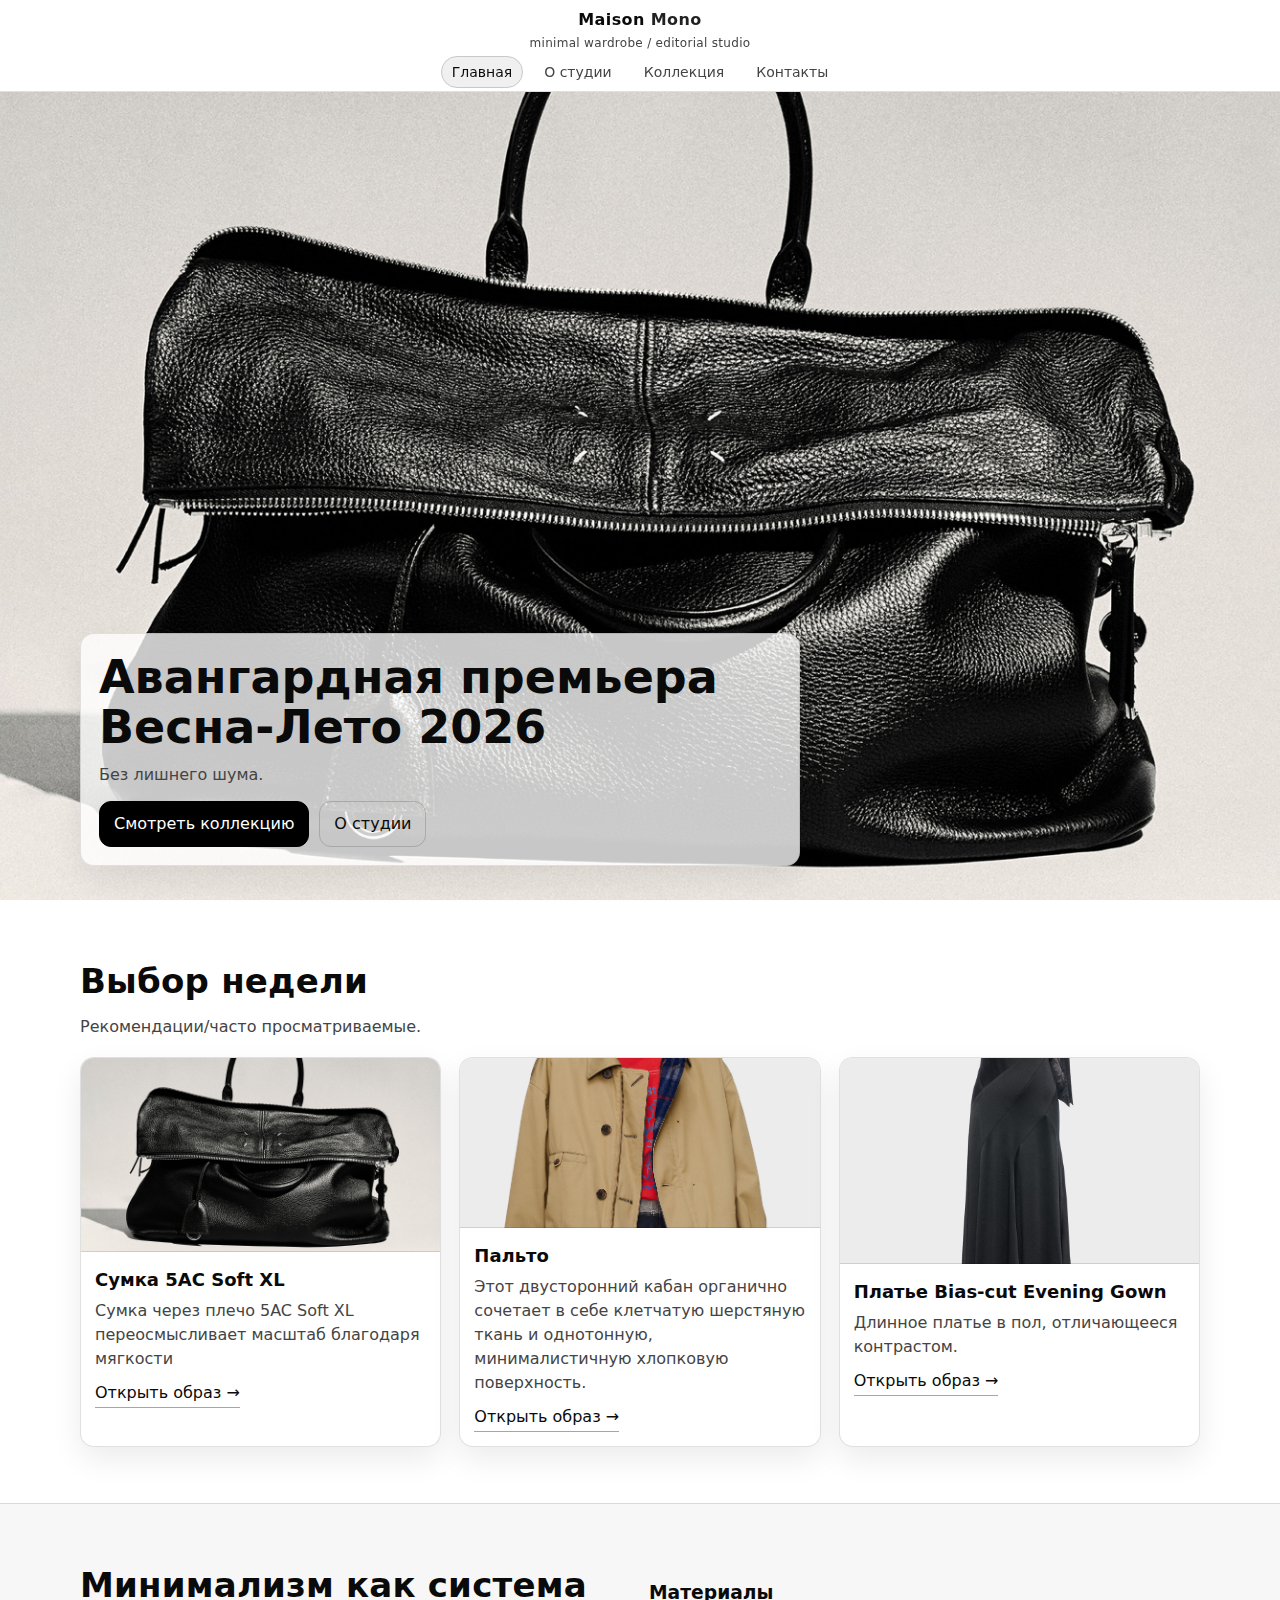
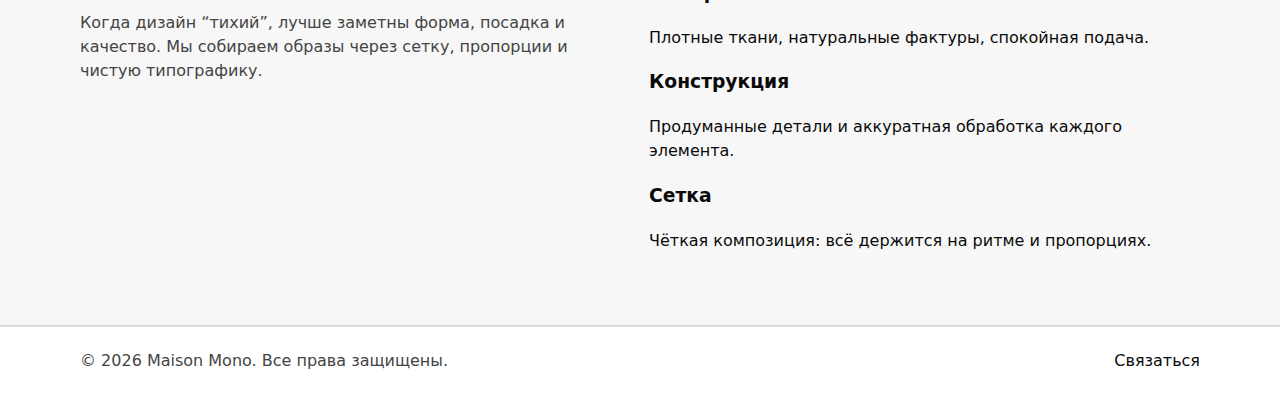
<file: index.html>
<!doctype html>
<html lang="ru">
<head>
  <meta charset="utf-8" />
  <meta name="viewport" content="width=device-width, initial-scale=1" />
  <title>Maison Mono — Главная</title>

  <link rel="stylesheet" href="css/reset.css">
  <link rel="stylesheet" href="css/base.css">
  <link rel="stylesheet" href="css/layout.css">
  <link rel="stylesheet" href="css/components.css">
</head>

<body>
  <a class="skip-link" href="#content">Перейти к контенту</a>

  <header class="site-header">
    <div class="container header-row">

      <div class="brand">
        <a class="brand__link" href="index.html" aria-label="На главную">
          Maison <span class="brand__accent">Mono</span>
        </a>
        <p class="brand__tagline">minimal wardrobe / editorial studio</p>
      </div>

      <nav class="nav" aria-label="Основная навигация">
        <ul class="nav__list">
          <li><a class="nav__link is-active" href="index.html">Главная</a></li>
          <li><a class="nav__link" href="pages/about.html">О студии</a></li>
          <li><a class="nav__link" href="pages/collection.html">Коллекция</a></li>
          <li><a class="nav__link" href="pages/contacts.html">Контакты</a></li>
        </ul>
      </nav>

    </div>
  </header>

  <main id="content">

    <section class="hero hero--image" aria-label="Главный экран">
      <div class="container hero-inner">
        <div class="hero-copy">
          <h1 class="hero-title">Авангардная премьера Весна-Лето 2026</h1>
          <p class="hero-text">
            Без лишнего шума.
          </p>

          <div class="hero-actions">
            <a class="btn btn--primary" href="pages/collection.html">Смотреть коллекцию</a>
            <a class="btn btn--ghost" href="pages/about.html">О студии</a>
          </div>
        </div>
      </div>
    </section>

    <section class="section">
      <div class="container">
        <header class="section-head">
          <h2 class="section-title">Выбор недели</h2>
          <p class="section-subtitle">
            Рекомендации/часто просматриваемые.
          </p>
        </header>

        <div class="cards-grid">
          <article class="card">
            <div class="card__media card__media--bag" aria-hidden="true"></div>
            <div class="card__body">
              <h3 class="card__title">Сумка 5AC Soft XL</h3>
              <p class="card__text">
                Сумка через плечо 5AC Soft XL переосмысливает масштаб благодаря мягкости
              </p>
              <a class="link" href="pages/collection.html#look-1">Открыть образ →</a>
            </div>
          </article>

          <article class="card">
            <div class="card__media card__media--shirt" aria-hidden="true"></div>
            <div class="card__body">
              <h3 class="card__title">Пальто</h3>
              <p class="card__text">
                Этот двусторонний кабан органично сочетает в себе клетчатую шерстяную ткань и однотонную, минималистичную хлопковую поверхность.
              </p>
              <a class="link" href="pages/collection.html#look">Открыть образ →</a>
            </div>
          </article>

          <article class="card">
            <div class="card__media card__media--pants" aria-hidden="true"></div>
            <div class="card__body">
              <h3 class="card__title">Платье Bias-cut Evening Gown</h3>
              <p class="card__text">
                Длинное платье в пол, отличающееся контрастом.
              </p>
              <a class="link" href="pages/collection.html#look-2">Открыть образ →</a>
            </div>
          </article>
        </div>
      </div>
    </section>

    <section class="section section--alt">
      <div class="container split">
        <div>
          <h2 class="section-title">Минимализм как система</h2>
          <p class="section-subtitle">
            Когда дизайн “тихий”, лучше заметны форма, посадка и качество.
            Мы собираем образы через сетку, пропорции и чистую типографику.
          </p>
        </div>

        <div class="list">
          <div class="list__item">
            <h3 class="list__title">Материалы</h3>
            <p class="list__text">
              Плотные ткани, натуральные фактуры, спокойная подача.
            </p>
          </div>

          <div class="list__item">
            <h3 class="list__title">Конструкция</h3>
            <p class="list__text">
              Продуманные детали и аккуратная обработка каждого элемента.
            </p>
          </div>

          <div class="list__item">
            <h3 class="list__title">Сетка</h3>
            <p class="list__text">
              Чёткая композиция: всё держится на ритме и пропорциях.
            </p>
          </div>
        </div>
      </div>
    </section>

  </main>

  <footer class="site-footer">
    <div class="container footer-row">
      <p class="footer-note">© 2026 Maison Mono. Все права защищены.</p>
      <a class="footer-link" href="pages/contacts.html">Связаться</a>
    </div>
  </footer>

</body>
</html>
</file>
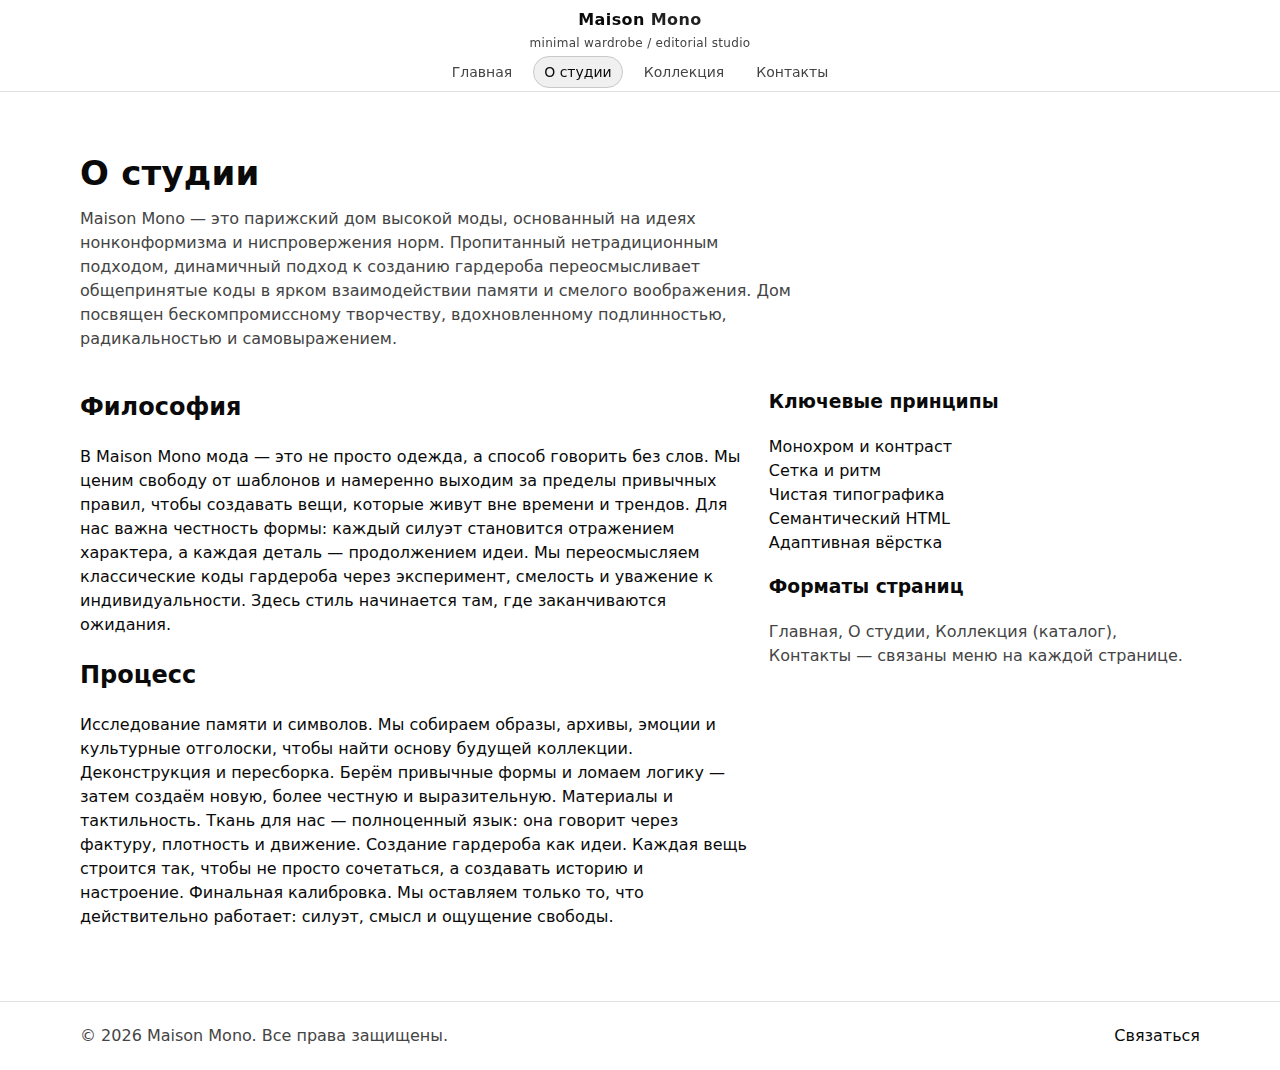
<file: pages/about.html>
<!doctype html>
<html lang="ru">
<head>
  <meta charset="utf-8" />
  <meta name="viewport" content="width=device-width, initial-scale=1" />
  <title>Maison Mono — О студии</title>

  <link rel="stylesheet" href="../css/reset.css">
  <link rel="stylesheet" href="../css/base.css">
  <link rel="stylesheet" href="../css/layout.css">
  <link rel="stylesheet" href="../css/components.css">
</head>

<body>
  <a class="skip-link" href="#content">Перейти к контенту</a>

  <header class="site-header">
    <div class="container header-row">
      <div class="brand">
        <a class="brand__link" href="../index.html">Maison <span class="brand__accent">Mono</span></a>
        <p class="brand__tagline">minimal wardrobe / editorial studio</p>
      </div>

      <nav class="nav" aria-label="Основная навигация">
        <ul class="nav__list">
          <li><a class="nav__link" href="../index.html">Главная</a></li>
          <li><a class="nav__link is-active" href="about.html">О студии</a></li>
          <li><a class="nav__link" href="collection.html">Коллекция</a></li>
          <li><a class="nav__link" href="contacts.html">Контакты</a></li>
        </ul>
      </nav>
    </div>
  </header>

  <main id="content" class="section">
    <div class="container">
      <header class="section-head">
        <h1 class="section-title">О студии</h1>
        <p class="section-subtitle">
          Maison Mono — это парижский дом высокой моды, основанный на идеях нонконформизма и ниспровержения норм.
          Пропитанный нетрадиционным подходом, динамичный подход к созданию гардероба переосмысливает общепринятые коды в ярком взаимодействии памяти и смелого воображения. Дом посвящен бескомпромиссному творчеству, вдохновленному подлинностью, радикальностью и самовыражением.
        </p>
      </header>

      <section class="two-col">
        <article class="prose">
          <h2>Философия</h2>
          <p>
            В Maison Mono мода — это не просто одежда, а способ говорить без слов.
            Мы ценим свободу от шаблонов и намеренно выходим за пределы привычных правил, чтобы создавать вещи, которые живут вне времени и трендов.
            Для нас важна честность формы: каждый силуэт становится отражением характера,
            а каждая деталь — продолжением идеи. Мы переосмысляем классические коды гардероба через эксперимент, смелость и уважение к индивидуальности.
            Здесь стиль начинается там, где заканчиваются ожидания.
          </p>

          <h2>Процесс</h2>
          <ol class="ol">
            <p>Исследование памяти и символов. Мы собираем образы, архивы, эмоции и культурные отголоски, чтобы найти основу будущей коллекции.

Деконструкция и пересборка. Берём привычные формы и ломаем логику — затем создаём новую, более честную и выразительную.

Материалы и тактильность. Ткань для нас — полноценный язык: она говорит через фактуру, плотность и движение.

Создание гардероба как идеи. Каждая вещь строится так, чтобы не просто сочетаться, а создавать историю и настроение.

Финальная калибровка. Мы оставляем только то, что действительно работает: силуэт, смысл и ощущение свободы.<p>
          </ol>
        </article>

        <aside class="aside">
          <div class="aside-box">
            <h3 class="aside-title">Ключевые принципы</h3>
            <ul class="ul">
              <li>Монохром и контраст</li>
              <li>Сетка и ритм</li>
              <li>Чистая типографика</li>
              <li>Семантический HTML</li>
              <li>Адаптивная вёрстка</li>
            </ul>
          </div>

          <div class="aside-box">
            <h3 class="aside-title">Форматы страниц</h3>
            <p class="muted">
              Главная, О студии, Коллекция (каталог), Контакты — связаны меню на каждой странице.
            </p>
          </div>
        </aside>
      </section>
    </div>
  </main>

  <footer class="site-footer">
    <div class="container footer-row">
      <p class="footer-note">© 2026 Maison Mono. Все права защищены.</p>
      <a class="footer-link" href="contacts.html">Связаться</a>
    </div>
  </footer>
</body>
</html>
</file>
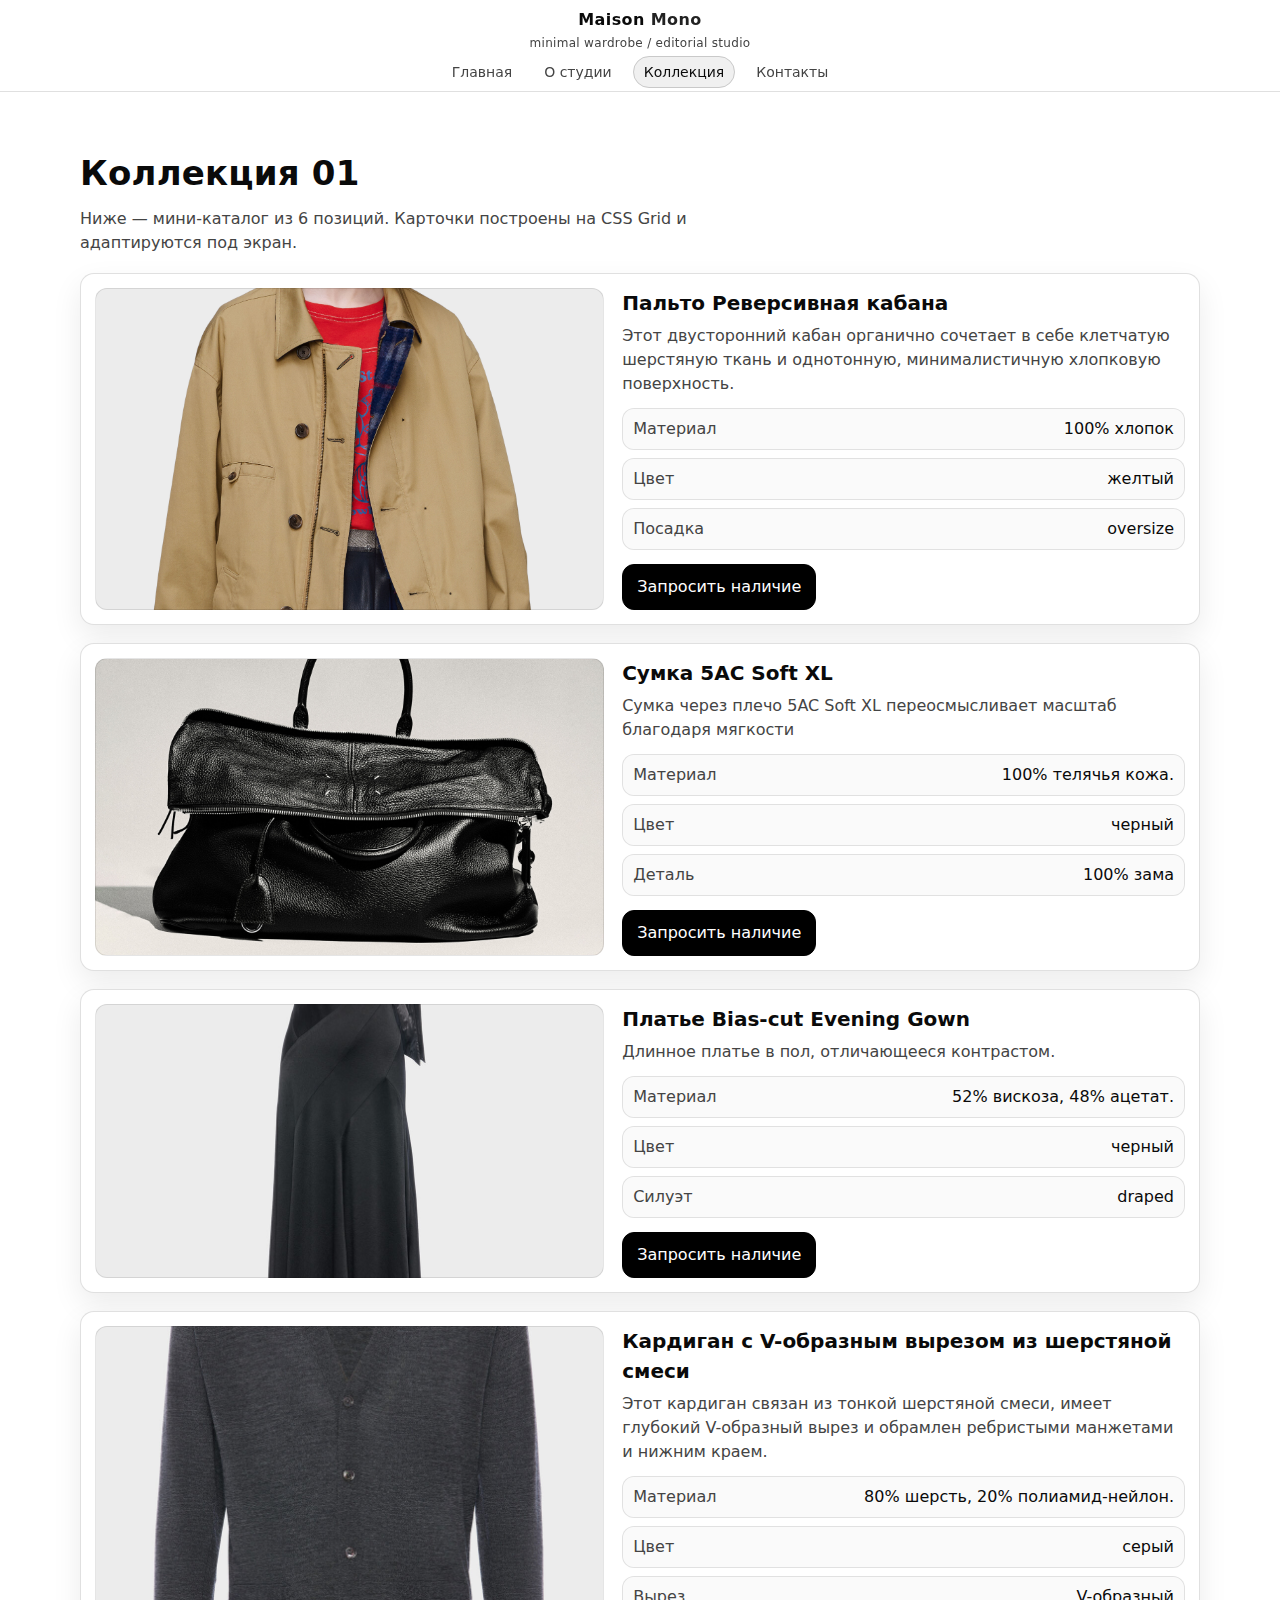
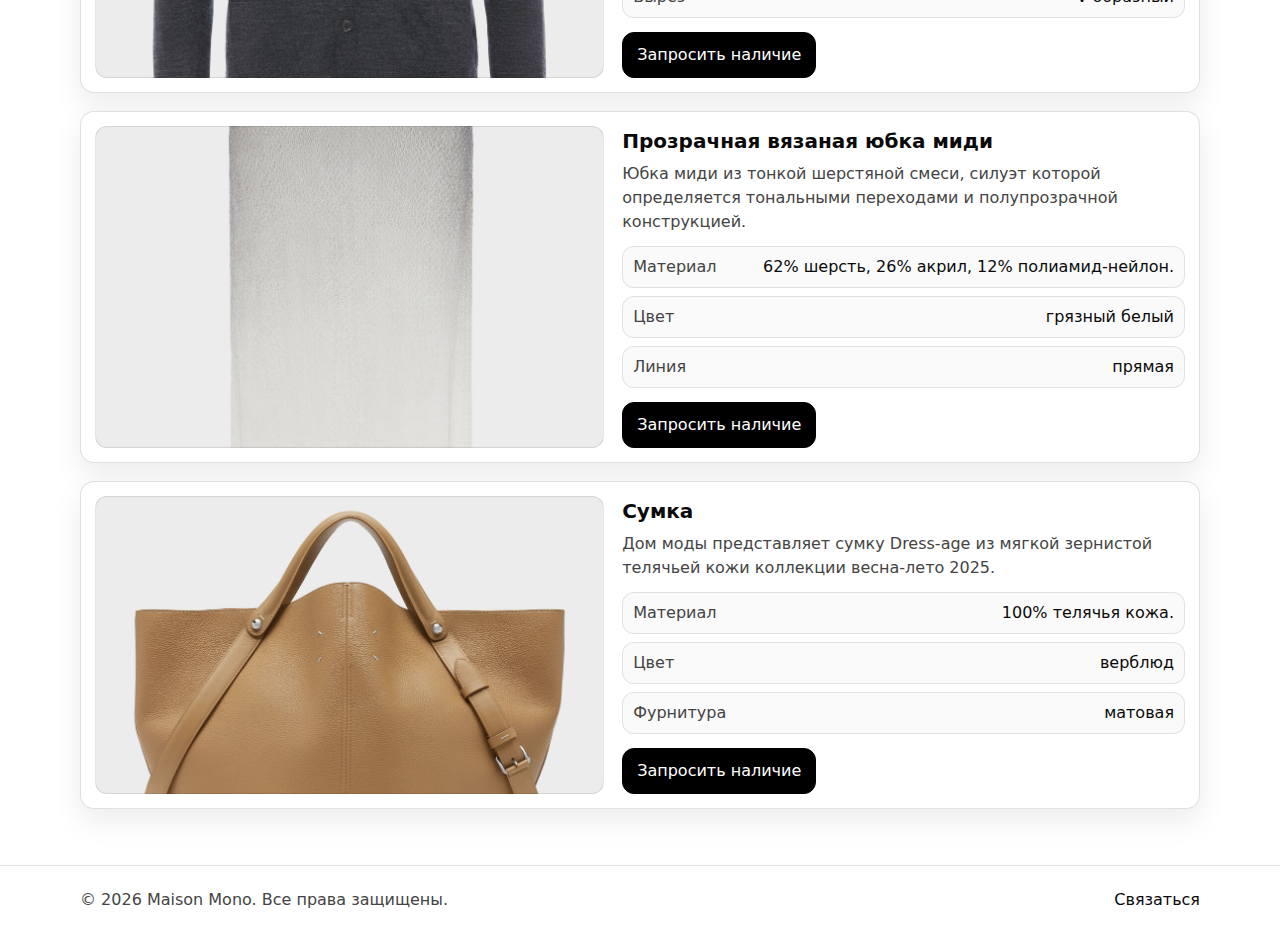
<file: pages/collection.html>
<!doctype html>
<html lang="ru">
<head>
  <meta charset="utf-8" />
  <meta name="viewport" content="width=device-width, initial-scale=1" />
  <title>Maison Mono — Коллекция</title>

  <link rel="stylesheet" href="../css/reset.css">
  <link rel="stylesheet" href="../css/base.css">
  <link rel="stylesheet" href="../css/layout.css">
  <link rel="stylesheet" href="../css/components.css">
</head>

<body>
  <a class="skip-link" href="#content">Перейти к контенту</a>

  <header class="site-header">
    <div class="container header-row">
      <div class="brand">
        <a class="brand__link" href="../index.html">Maison <span class="brand__accent">Mono</span></a>
        <p class="brand__tagline">minimal wardrobe / editorial studio</p>
      </div>

      <nav class="nav" aria-label="Основная навигация">
        <ul class="nav__list">
          <li><a class="nav__link" href="../index.html">Главная</a></li>
          <li><a class="nav__link" href="about.html">О студии</a></li>
          <li><a class="nav__link is-active" href="collection.html">Коллекция</a></li>
          <li><a class="nav__link" href="contacts.html">Контакты</a></li>
        </ul>
      </nav>
    </div>
  </header>

  <main id="content" class="section">
    <div class="container">
      <header class="section-head">
        <h1 class="section-title">Коллекция 01</h1>
        <p class="section-subtitle">
          Ниже — мини-каталог из 6 позиций. Карточки построены на CSS Grid и адаптируются под экран.
        </p>
      </header>

      <section class="catalog" aria-label="Каталог изделий">
        <article class="product" id="look-1">
          <div class="product__media product__media--1" aria-hidden="true"></div>
          <div class="product__info">
            <h2 class="product__title">Пальто Реверсивная кабана</h2>
            <p class="product__desc">Этот двусторонний кабан органично сочетает в себе клетчатую шерстяную ткань и однотонную, минималистичную хлопковую поверхность.</p>
            <dl class="spec">
              <div class="spec__row"><dt>Материал</dt><dd>100% хлопок</dd></div>
              <div class="spec__row"><dt>Цвет</dt><dd>желтый</dd></div>
              <div class="spec__row"><dt>Посадка</dt><dd>oversize</dd></div>
            </dl>
            <a class="btn btn--primary" href="contacts.html">Запросить наличие</a>
          </div>
        </article>

        <article class="product" id="look-2">
          <div class="product__media product__media--2" aria-hidden="true"></div>
          <div class="product__info">
            <h2 class="product__title">Сумка 5AC Soft XL</h2>
            <p class="product__desc">Сумка через плечо 5AC Soft XL переосмысливает масштаб благодаря мягкости</p>
            <dl class="spec">
              <div class="spec__row"><dt>Материал</dt><dd>100% телячья кожа.</dd></div>
              <div class="spec__row"><dt>Цвет</dt><dd>черный</dd></div>
              <div class="spec__row"><dt>Деталь</dt><dd>100% зама</dd></div>
            </dl>
            <a class="btn btn--primary" href="contacts.html">Запросить наличие</a>
          </div>
        </article>

        <article class="product" id="look-3">
          <div class="product__media product__media--3" aria-hidden="true"></div>
          <div class="product__info">
            <h2 class="product__title">Платье Bias-cut Evening Gown</h2>
            <p class="product__desc">Длинное платье в пол, отличающееся контрастом.</p>
            <dl class="spec">
              <div class="spec__row"><dt>Материал</dt><dd>52% вискоза, 48% ацетат.</dd></div>
              <div class="spec__row"><dt>Цвет</dt><dd>черный</dd></div>
              <div class="spec__row"><dt>Силуэт</dt><dd>draped</dd></div>
            </dl>
            <a class="btn btn--primary" href="contacts.html">Запросить наличие</a>
          </div>
        </article>

        <article class="product" id="look-4">
          <div class="product__media product__media--4" aria-hidden="true"></div>
          <div class="product__info">
            <h2 class="product__title">Кардиган с V-образным вырезом из шерстяной смеси</h2>
            <p class="product__desc">Этот кардиган связан из тонкой шерстяной смеси, имеет глубокий V-образный вырез и обрамлен ребристыми манжетами и нижним краем.</p>
            <dl class="spec">
              <div class="spec__row"><dt>Материал</dt><dd>80% шерсть, 20% полиамид-нейлон.</dd></div>
              <div class="spec__row"><dt>Цвет</dt><dd>серый</dd></div>
              <div class="spec__row"><dt>Вырез</dt><dd>V-образный</dd></div>
            </dl>
            <a class="btn btn--primary" href="contacts.html">Запросить наличие</a>
          </div>
        </article>

        <article class="product" id="look-5">
          <div class="product__media product__media--5" aria-hidden="true"></div>
          <div class="product__info">
            <h2 class="product__title">Прозрачная вязаная юбка миди</h2>
            <p class="product__desc">Юбка миди из тонкой шерстяной смеси, силуэт которой определяется тональными переходами и полупрозрачной конструкцией.</p>
            <dl class="spec">
              <div class="spec__row"><dt>Материал</dt><dd>62% шерсть, 26% акрил, 12% полиамид-нейлон.</dd></div>
              <div class="spec__row"><dt>Цвет</dt><dd>грязный белый</dd></div>
              <div class="spec__row"><dt>Линия</dt><dd>прямая</dd></div>
            </dl>
            <a class="btn btn--primary" href="contacts.html">Запросить наличие</a>
          </div>
        </article>

        <article class="product" id="look-6">
          <div class="product__media product__media--6" aria-hidden="true"></div>
          <div class="product__info">
            <h2 class="product__title">Сумка</h2>
            <p class="product__desc">Дом моды представляет сумку Dress-age из мягкой зернистой телячьей кожи коллекции весна-лето 2025.</p>
            <dl class="spec">
              <div class="spec__row"><dt>Материал</dt><dd>100% телячья кожа.</dd></div>
              <div class="spec__row"><dt>Цвет</dt><dd>верблюд</dd></div>
              <div class="spec__row"><dt>Фурнитура</dt><dd>матовая</dd></div>
            </dl>
            <a class="btn btn--primary" href="contacts.html">Запросить наличие</a>
          </div>
        </article>
      </section>
    </div>
  </main>

  <footer class="site-footer">
    <div class="container footer-row">
      <p class="footer-note">© 2026 Maison Mono. Все права защищены.</p>
      <a class="footer-link" href="contacts.html">Связаться</a>
    </div>
  </footer>
</body>
</html>
</file>
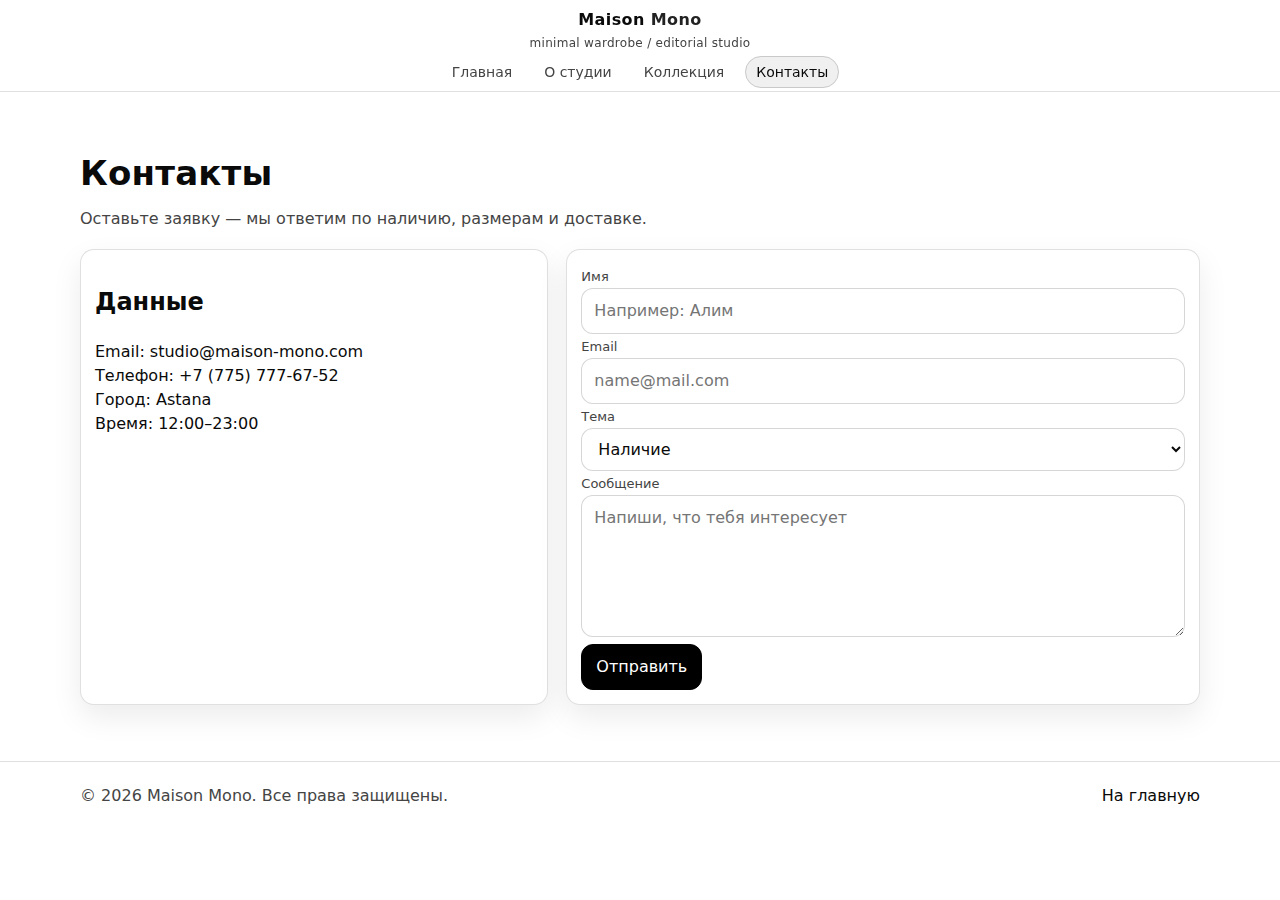
<file: pages/contacts.html>
<!doctype html>
<html lang="ru">
<head>
  <meta charset="utf-8" />
  <meta name="viewport" content="width=device-width, initial-scale=1" />
  <title>Maison Mono — Контакты</title>

  <link rel="stylesheet" href="../css/reset.css">
  <link rel="stylesheet" href="../css/base.css">
  <link rel="stylesheet" href="../css/layout.css">
  <link rel="stylesheet" href="../css/components.css">
</head>

<body>
  <a class="skip-link" href="#content">Перейти к контенту</a>

  <header class="site-header">
    <div class="container header-row">
      <div class="brand">
        <a class="brand__link" href="../index.html">Maison <span class="brand__accent">Mono</span></a>
        <p class="brand__tagline">minimal wardrobe / editorial studio</p>
      </div>

      <nav class="nav" aria-label="Основная навигация">
        <ul class="nav__list">
          <li><a class="nav__link" href="../index.html">Главная</a></li>
          <li><a class="nav__link" href="about.html">О студии</a></li>
          <li><a class="nav__link" href="collection.html">Коллекция</a></li>
          <li><a class="nav__link is-active" href="contacts.html">Контакты</a></li>
        </ul>
      </nav>
    </div>
  </header>

  <main id="content" class="section">
    <div class="container">
      <header class="section-head">
        <h1 class="section-title">Контакты</h1>
        <p class="section-subtitle">Оставьте заявку — мы ответим по наличию, размерам и доставке.</p>
      </header>

      <section class="contact-grid">
        <div class="contact-card">
          <h2 class="contact-title">Данные</h2>
          <ul class="contact-list">
            <li><span class="meta-label">Email:</span> studio@maison-mono.com</li>
            <li><span class="meta-label">Телефон:</span> +7 (775) 777-67-52</li>
            <li><span class="meta-label">Город:</span> Astana</li>
            <li><span class="meta-label">Время:</span> 12:00–23:00</li>
          </ul>
        </div>

        <form class="form" action="#" method="post" aria-label="Форма обратной связи">
          <div class="field">
            <label class="label" for="name">Имя</label>
            <input class="input" id="name" name="name" type="text" placeholder="Например: Алим" required>
          </div>

          <div class="field">
            <label class="label" for="email">Email</label>
            <input class="input" id="email" name="email" type="email" placeholder="name@mail.com" required>
          </div>

          <div class="field">
            <label class="label" for="topic">Тема</label>
            <select class="select" id="topic" name="topic">
              <option value="availability">Наличие</option>
              <option value="sizes">Размеры</option>
              <option value="delivery">Доставка</option>
              <option value="other">Другое</option>
            </select>
          </div>

          <div class="field">
            <label class="label" for="message">Сообщение</label>
            <textarea class="textarea" id="message" name="message" rows="5" placeholder="Напиши, что тебя интересует" required></textarea>
          </div>

          <button class="btn btn--primary" type="submit">Отправить</button>
        </form>
      </section>
    </div>
  </main>

  <footer class="site-footer">
    <div class="container footer-row">
      <p class="footer-note">© 2026 Maison Mono. Все права защищены.</p>
      <a class="footer-link" href="../index.html">На главную</a>
    </div>
  </footer>
</body>
</html>
</file>
<file: css/base.css>
:root{
  --bg: #ffffff;
  --text: #0a0a0a;
  --muted: #444;
  --line: rgba(0,0,0,.12);
  --panel: #ffffff;

  --radius: 14px;
  --shadow: 0 12px 30px rgba(0,0,0,.08);

  --container: 1120px;
  --gap: 18px;

  --header-h: 92px;
}

body{
  background: var(--bg);
  color: var(--text);
  font-family: system-ui, -apple-system, Segoe UI, Roboto, Arial, sans-serif;
  line-height: 1.5;
}

.container{
  width: min(var(--container), calc(100% - 40px));
  margin-inline: auto;
}

.section{
  padding: 56px 0;
}

.section--alt{
  border-top: 1px solid var(--line);
  border-bottom: 1px solid var(--line);
  background: rgba(0,0,0,.03);
}

.section-head{
  display: grid;
  gap: 8px;
  margin-bottom: 18px;
}

.section-title{
  font-size: clamp(22px, 3vw, 34px);
  letter-spacing: .2px;
  margin: 0;
}

.section-subtitle{
  color: var(--muted);
  margin: 0;
  max-width: 70ch;
}

.muted{ color: var(--muted); }

.link{
  display: inline-block;
  margin-top: 10px;
  border-bottom: 1px solid rgba(0,0,0,.35);
  padding-bottom: 2px;
}

.link:hover{ opacity: .75; }

.skip-link{
  position: absolute;
  left: -9999px;
  top: 10px;
  background: #000;
  color: #fff;
  padding: 10px 12px;
  border-radius: 10px;
}

.skip-link:focus{
  left: 10px;
  z-index: 999;
}
</file>
<file: css/layout.css>
.site-header{
  position: sticky;
  top: 0;
  z-index: 50;
  background: rgba(255,255,255,.9);
  backdrop-filter: blur(10px);
  border-bottom: 1px solid var(--line);
  height: var(--header-h);
}

.header-row{
  height: var(--header-h);
  display: grid;
  align-content: center;
  gap: 8px;
  padding: 10px 0;
}

.brand{
  text-align: center;
}

.nav__list{
  justify-content: center;
}

.hero{
  min-height: calc(100vh - var(--header-h));
  display: grid;
}

.hero--image{
  background-image: url("../images/hero.jpg");
  background-size: cover;
  background-position: center;
}

.hero-inner{
  display: grid;
  align-content: end;
  padding: 28px 0 34px;
}

.hero-copy{
  max-width: 720px;
  padding: 18px 18px;
  background: rgba(255,255,255,.78);
  border: 1px solid rgba(0,0,0,.10);
  border-radius: var(--radius);
  box-shadow: var(--shadow);
}

.hero-title{
  margin: 0;
  font-size: clamp(28px, 4vw, 46px);
  line-height: 1.1;
}

.hero-text{
  margin: 10px 0 0;
  color: var(--muted);
}

.hero-actions{
  display: flex;
  flex-wrap: wrap;
  gap: 10px;
  margin-top: 14px;
}

.cards-grid{
  display: grid;
  gap: var(--gap);
}

@media (min-width: 740px){
  .cards-grid{ grid-template-columns: repeat(3, 1fr); }
}

.split{
  display: grid;
  gap: var(--gap);
  align-items: start;
}

@media (min-width: 900px){
  .split{ grid-template-columns: 1fr 1fr; }
}

.two-col{
  display: grid;
  gap: var(--gap);
  align-items: start;
}

@media (min-width: 980px){
  .two-col{ grid-template-columns: 1.4fr .9fr; }
}

.catalog{
  display: grid;
  gap: var(--gap);
}

.product{
  display: grid;
  gap: 14px;
  padding: 14px;
  border: 1px solid var(--line);
  border-radius: var(--radius);
  background: #fff;
  box-shadow: var(--shadow);
}

@media (min-width: 900px){
  .product{
    grid-template-columns: .95fr 1.05fr;
    gap: 18px;
  }
}

.contact-grid{
  display: grid;
  gap: var(--gap);
}

@media (min-width: 900px){
  .contact-grid{ grid-template-columns: .85fr 1.15fr; }
}

.site-footer{
  border-top: 1px solid var(--line);
  padding: 22px 0;
  background: #fff;
}

.footer-row{
  display: flex;
  align-items: center;
  justify-content: space-between;
  gap: 12px;
}

.footer-note{
  margin: 0;
  color: var(--muted);
}
</file>
<file: css/components.css>
.brand__link{
  font-weight: 700;
  letter-spacing: .4px;
  display: inline-flex;
  align-items: baseline;
  gap: 6px;
}

.brand__accent{
  opacity: .9;
}

.brand__tagline{
  margin: 2px 0 0;
  font-size: 12px;
  letter-spacing: .3px;
  color: var(--muted);
}

.nav__list{
  display: flex;
  align-items: center;
  gap: 10px;
}

.nav__link{
  font-size: 14px;
  color: var(--muted);
  padding: 7px 10px;
  border-radius: 999px;
  border: 1px solid transparent;
}

.nav__link:hover{
  color: var(--text);
  border-color: rgba(0,0,0,.12);
  background: rgba(0,0,0,.04);
}

.nav__link.is-active{
  color: var(--text);
  border-color: rgba(0,0,0,.16);
  background: rgba(0,0,0,.06);
}

.btn{
  display: inline-flex;
  align-items: center;
  justify-content: center;
  gap: 10px;
  padding: 10px 14px;
  border-radius: 12px;
  border: 1px solid rgba(0,0,0,.16);
  background: transparent;
  color: var(--text);
  cursor: pointer;
}

.btn--primary{
  background: #000;
  color: #fff;
  border-color: #000;
}

.btn--primary:hover{
  opacity: .9;
}

.btn--ghost:hover{
  background: rgba(0,0,0,.05);
}

.card{
  border: 1px solid var(--line);
  border-radius: var(--radius);
  overflow: hidden;
  background: #fff;
  box-shadow: var(--shadow);
  display: grid;
}

.card__media{
  min-height: 170px;
  background: linear-gradient(135deg, rgba(0,0,0,.06), rgba(0,0,0,.02));
  border-bottom: 1px solid var(--line);
}

.card__body{
  padding: 14px;
}

.card__title{
  margin: 0 0 6px;
  font-size: 18px;
}

.card__text{
  margin: 0;
  color: var(--muted);
}

.product__media{
  border-radius: 12px;
  min-height: 220px;
  border: 1px solid rgba(0,0,0,.10);
  background: linear-gradient(135deg, rgba(0,0,0,.06), rgba(0,0,0,.02));
}

.product__title{
  margin: 0 0 6px;
  font-size: 20px;
}

.product__desc{
  margin: 0 0 12px;
  color: var(--muted);
}

.spec{
  display: grid;
  gap: 8px;
  margin: 0 0 14px;
}

.spec__row{
  display: flex;
  justify-content: space-between;
  gap: 12px;
  padding: 8px 10px;
  border: 1px solid rgba(0,0,0,.10);
  border-radius: 12px;
  background: rgba(0,0,0,.02);
}

.spec dt{ color: var(--muted); }
.spec dd{ margin: 0; }

.contact-card,
.form{
  border: 1px solid var(--line);
  border-radius: var(--radius);
  padding: 14px;
  background: #fff;
  box-shadow: var(--shadow);
}

.label{
  font-size: 13px;
  color: var(--muted);
}

.input,
.select,
.textarea{
  width: 100%;
  padding: 10px 12px;
  border-radius: 12px;
  border: 1px solid rgba(0,0,0,.16);
  background: #fff;
  color: var(--text);
}

.textarea{ resize: vertical; }

.card__media{
  background-size: cover;
  background-position: center;
}

.card__media--bag{
  background-image: url("../images/bag.jpg");
}

.card__media--shirt{
  background-image: url("../images/shirt.jpg");
}

.card__media--pants{
  background-image: url("../images/pants.jpg");
}

.product__media{
  background-size: cover;
  background-position: center;
  background-repeat: no-repeat;
}

.product__media--1{
  background-image: url("../images/shirt.jpg");
}

.product__media--2{
  background-image: url("../images/bag.jpg");
}

.product__media--3{
  background-image: url("../images/pants.jpg");
}

.product__media--4{
  background-image: url("../images/look4.jpg");
}

.product__media--5{
  background-image: url("../images/look5.jpg");
}

.product__media--6{
  background-image: url("../images/look6.jpg");
}
</file>
